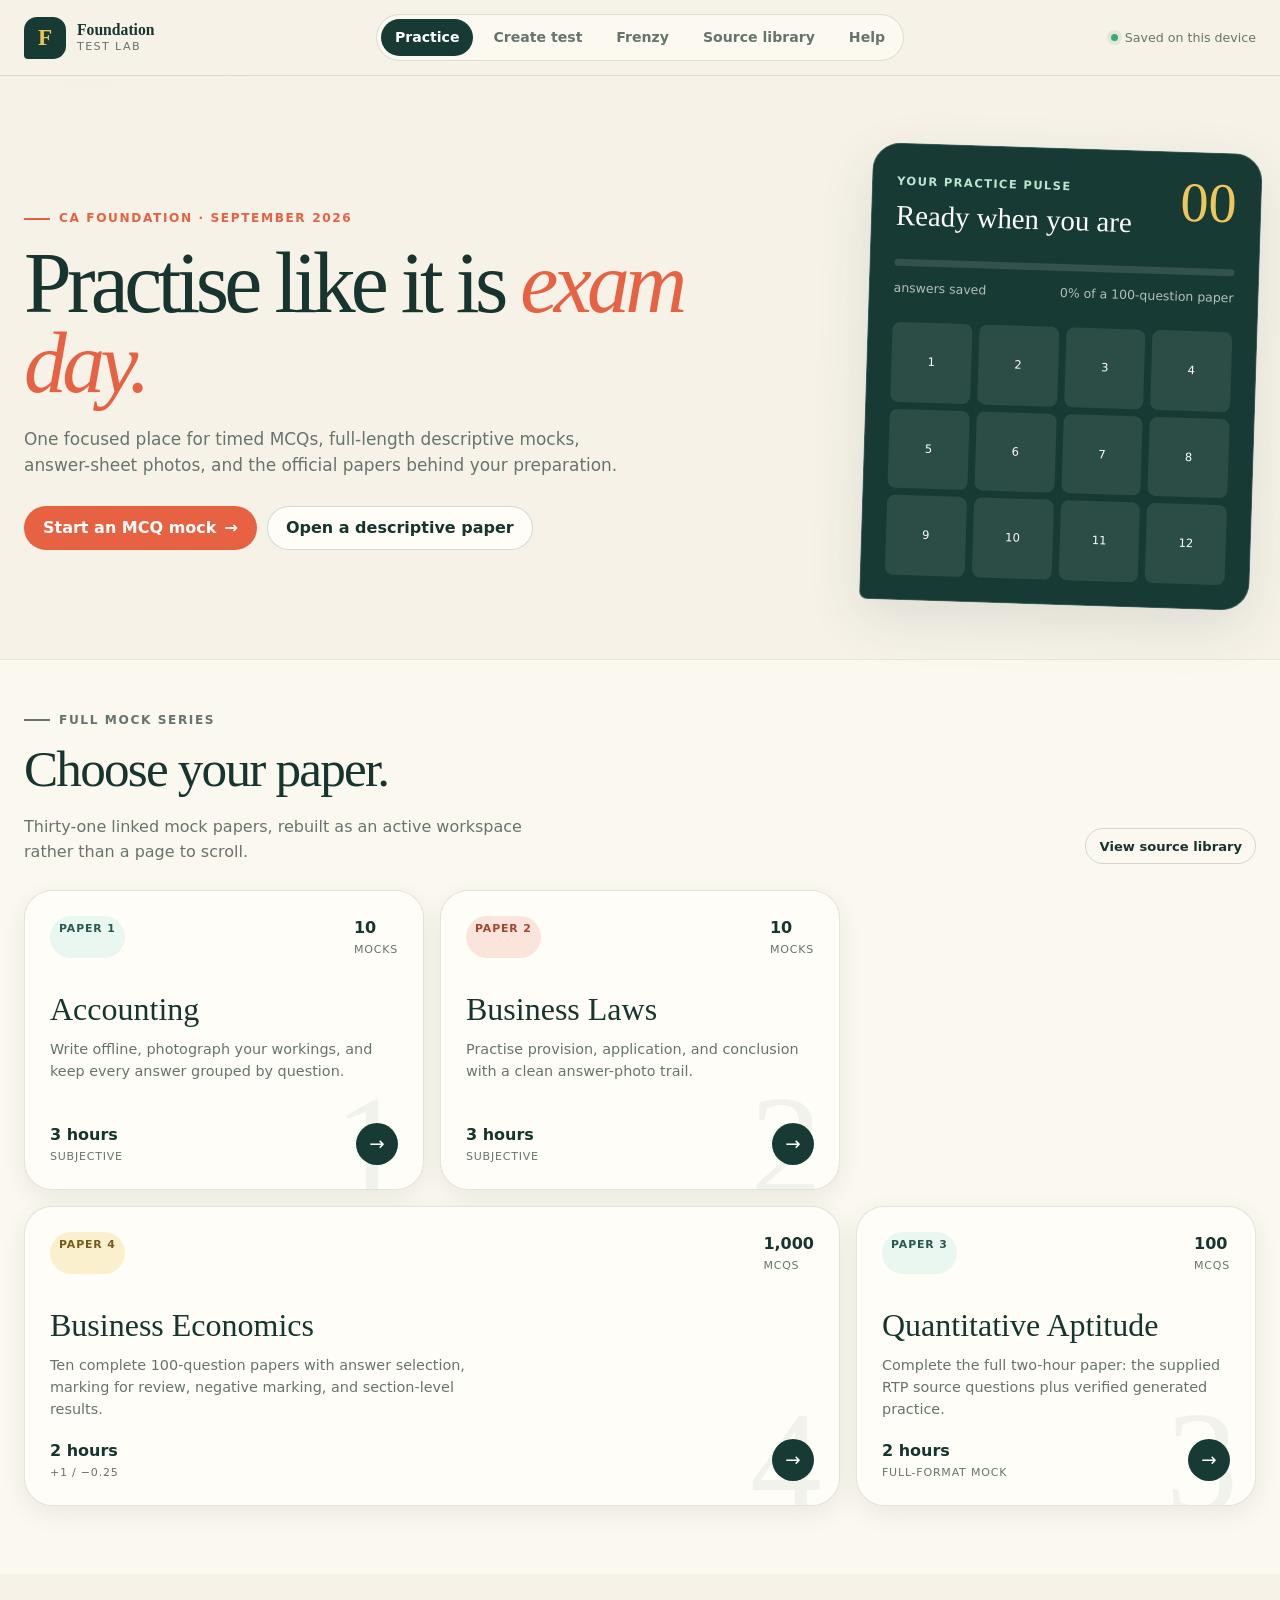
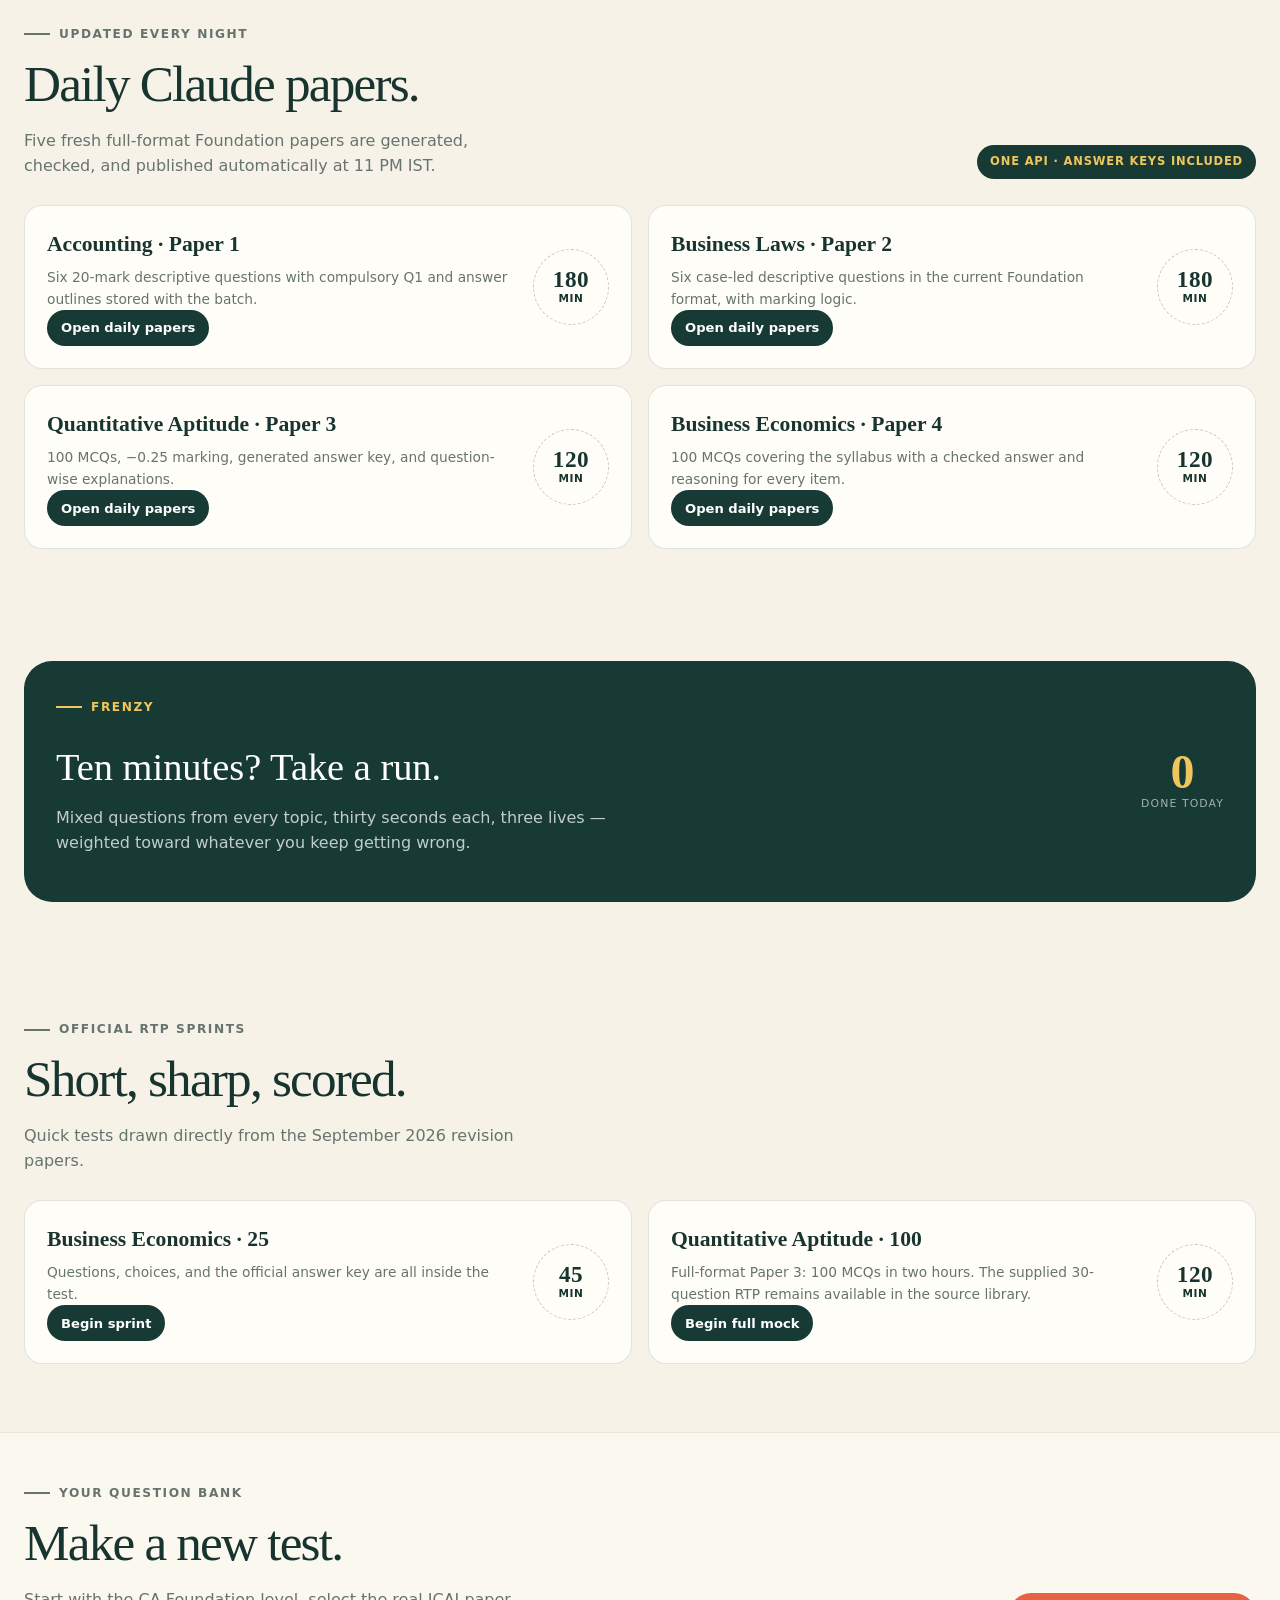
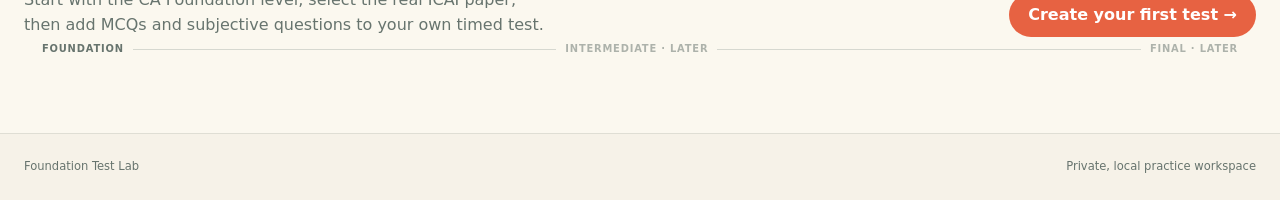
<file: index.html>
<!doctype html>
<html lang="en">
<head>
  <meta charset="utf-8">
  <meta name="viewport" content="width=device-width, initial-scale=1">
  <meta name="theme-color" content="#173a34">
  <meta name="description" content="An interactive CA Foundation practice environment for Accounting, Business Laws, Quantitative Aptitude and Business Economics.">
  <title>Foundation Test Lab</title>
  <link rel="icon" href="data:image/svg+xml,%3Csvg xmlns='http://www.w3.org/2000/svg' viewBox='0 0 64 64'%3E%3Crect width='64' height='64' rx='16' fill='%23173a34'/%3E%3Ctext x='32' y='45' font-family='Georgia,serif' font-size='38' font-weight='700' fill='%23f4b942' text-anchor='middle'%3EF%3C/text%3E%3C/svg%3E">
  <link rel="stylesheet" href="styles.css">
</head>
<body>
  <a class="skip-link" href="#app">Skip to content</a>
  <header class="site-header">
    <a class="brand" href="#home" aria-label="Foundation Test Lab home">
      <span class="brand-mark" aria-hidden="true">F</span>
      <span class="brand-copy"><b>Foundation</b><small>Test Lab</small></span>
    </a>
    <nav class="main-nav" aria-label="Main navigation">
      <a href="#home" data-nav="home">Practice</a>
      <a href="#create" data-nav="create">Create test</a>
      <a href="#frenzy" data-nav="frenzy">Frenzy</a>
      <a href="#library" data-nav="library">Source library</a>
      <a href="#help" data-nav="help">Help</a>
    </nav>
    <div class="header-status"><span class="status-dot" aria-hidden="true"></span> Saved on this device</div>
  </header>

  <main id="app" tabindex="-1"></main>

  <footer class="site-footer">
    <span>Foundation Test Lab</span>
    <span>Private, local practice workspace</span>
  </footer>

  <p class="sr-only" id="live-region" role="status" aria-live="polite" aria-atomic="true"></p>
  <div class="toast-region" id="toast-region" aria-live="polite" aria-atomic="true"></div>
  <div class="modal-backdrop" id="modal-backdrop" hidden>
    <section class="modal" role="dialog" aria-modal="true" aria-labelledby="modal-title">
      <button class="icon-button modal-close" type="button" aria-label="Close dialog">×</button>
      <div id="modal-content"></div>
    </section>
  </div>

  <noscript>
    <div class="noscript">This practice lab needs JavaScript enabled to save answers and run tests.</div>
  </noscript>
  <script src="app.js" defer></script>
</body>
</html>
</file>
<file: styles.css>
:root {
  --paper: #f6f2e8;
  --paper-2: #fffdf7;
  --ink: #18342f;
  --muted: #67746e;
  --line: #d9ddd4;
  --forest: #173a34;
  --forest-2: #28584f;
  --coral: #e76242;
  --coral-soft: #fbe4db;
  --mint: #bce5d1;
  --mint-soft: #eaf6f0;
  --gold: #eec65d;
  --gold-soft: #fbf0cd;
  --blue: #547db5;
  --danger: #b73f3f;
  --success: #28765c;
  --shadow: 0 18px 55px rgba(24, 52, 47, .11);
  --shadow-sm: 0 8px 24px rgba(24, 52, 47, .08);
  --radius-lg: 28px;
  --radius-md: 18px;
  --radius-sm: 11px;
  --max: 1240px;
}

* { box-sizing: border-box; }

html { scroll-behavior: smooth; }

body {
  margin: 0;
  min-width: 320px;
  color: var(--ink);
  background:
    radial-gradient(circle at 7% -10%, rgba(238, 198, 93, .22), transparent 28rem),
    var(--paper);
  font-family: "Aptos", "Segoe UI", system-ui, -apple-system, sans-serif;
  line-height: 1.55;
}

body.exam-active { background: #eef1ec; }

button, input, textarea { font: inherit; }

button, a { -webkit-tap-highlight-color: transparent; }

a { color: inherit; }

button { color: inherit; }

img { display: block; max-width: 100%; }

.skip-link {
  position: fixed;
  left: 12px;
  top: 10px;
  z-index: 99;
  transform: translateY(-160%);
  border-radius: 8px;
  padding: 9px 14px;
  background: var(--paper-2);
  color: var(--ink);
}

.skip-link:focus { transform: none; }

.site-header {
  position: sticky;
  top: 0;
  z-index: 30;
  display: grid;
  grid-template-columns: 1fr auto 1fr;
  align-items: center;
  min-height: 76px;
  padding: 10px max(24px, calc((100vw - var(--max)) / 2));
  border-bottom: 1px solid rgba(24, 52, 47, .12);
  background: rgba(246, 242, 232, .92);
  backdrop-filter: blur(18px);
}

.brand {
  display: inline-flex;
  width: max-content;
  align-items: center;
  gap: 11px;
  color: var(--ink);
  text-decoration: none;
}

.brand-mark {
  display: grid;
  width: 42px;
  height: 42px;
  place-items: center;
  border-radius: 13px 13px 13px 4px;
  background: var(--forest);
  color: var(--gold);
  font-family: Georgia, serif;
  font-size: 1.45rem;
  font-weight: 700;
}

.brand-copy { display: grid; line-height: 1.05; }
.brand-copy b { font-family: Georgia, serif; font-size: .98rem; }
.brand-copy small { margin-top: 3px; color: var(--muted); font-size: .7rem; letter-spacing: .12em; text-transform: uppercase; }

.main-nav {
  display: inline-flex;
  align-items: center;
  gap: 6px;
  border: 1px solid rgba(24, 52, 47, .14);
  border-radius: 999px;
  padding: 4px;
  background: rgba(255, 253, 247, .58);
}

.main-nav a {
  border-radius: 999px;
  padding: 8px 14px;
  color: var(--muted);
  font-size: .88rem;
  font-weight: 650;
  text-decoration: none;
  white-space: nowrap;
}

.main-nav a.active { background: var(--forest); color: #fff; }

.header-status {
  justify-self: end;
  display: inline-flex;
  align-items: center;
  gap: 7px;
  color: var(--muted);
  font-size: .79rem;
}

.status-dot { width: 7px; height: 7px; border-radius: 50%; background: #3aa77f; box-shadow: 0 0 0 4px rgba(58, 167, 127, .12); }

#app { min-height: calc(100vh - 148px); }

.page-shell { width: min(var(--max), calc(100% - 48px)); margin: 0 auto; }

.hero {
  position: relative;
  display: grid;
  grid-template-columns: 1.2fr .8fr;
  gap: 52px;
  align-items: center;
  min-height: 470px;
  padding: 72px 0 54px;
}

.hero::after {
  content: "";
  position: absolute;
  right: 9%;
  top: 13%;
  width: 210px;
  height: 210px;
  border: 1px solid rgba(24, 52, 47, .15);
  border-radius: 50%;
  pointer-events: none;
}

.eyebrow {
  display: inline-flex;
  align-items: center;
  gap: 9px;
  margin: 0 0 16px;
  color: var(--coral);
  font-size: .76rem;
  font-weight: 800;
  letter-spacing: .13em;
  text-transform: uppercase;
}

.eyebrow::before { content: ""; width: 26px; height: 2px; background: currentColor; }

h1, h2, h3, p { margin-top: 0; }

.hero h1 {
  max-width: 780px;
  margin-bottom: 22px;
  font-family: Georgia, "Times New Roman", serif;
  font-size: clamp(3rem, 6.7vw, 6.1rem);
  font-weight: 500;
  letter-spacing: -.055em;
  line-height: .93;
}

.hero h1 em { color: var(--coral); font-weight: 500; }

.hero-copy > p:not(.eyebrow) { max-width: 620px; margin-bottom: 28px; color: var(--muted); font-size: 1.06rem; }

.hero-actions, .inline-actions, .result-actions { display: flex; flex-wrap: wrap; gap: 10px; align-items: center; }

.button {
  display: inline-flex;
  min-height: 44px;
  align-items: center;
  justify-content: center;
  gap: 8px;
  border: 1px solid transparent;
  border-radius: 999px;
  padding: 10px 18px;
  background: var(--forest);
  color: #fff;
  cursor: pointer;
  font-weight: 750;
  line-height: 1;
  text-decoration: none;
  transition: transform .18s ease, box-shadow .18s ease, background .18s ease;
}

.button:hover { transform: translateY(-1px); box-shadow: var(--shadow-sm); }
:where(a, button, input, select, textarea, summary, label.button, [tabindex]):focus-visible { outline: 3px solid #2f6df0; outline-offset: 2px; border-radius: 6px; }
.exam-sidebar :focus-visible, #pause-overlay :focus-visible { outline-color: #ffd76a; }
[tabindex="-1"]:focus { outline: none; }
.button.secondary { border-color: rgba(24, 52, 47, .18); background: var(--paper-2); color: var(--ink); }
.button.coral { background: var(--coral); }
.button.ghost { border-color: rgba(24, 52, 47, .17); background: transparent; color: var(--ink); }
.button.small { min-height: 36px; padding: 7px 13px; font-size: .82rem; }
.button[disabled] { opacity: .45; cursor: not-allowed; transform: none; box-shadow: none; }

.hero-board {
  position: relative;
  z-index: 1;
  justify-self: end;
  width: min(100%, 390px);
  border: 1px solid rgba(255,255,255,.2);
  border-radius: var(--radius-lg) var(--radius-lg) var(--radius-lg) 8px;
  padding: 24px;
  background: var(--forest);
  color: #fff;
  box-shadow: var(--shadow);
  transform: rotate(1.8deg);
}

.board-top { display: flex; justify-content: space-between; gap: 16px; align-items: start; }
.board-kicker { color: var(--mint); font-size: .72rem; font-weight: 800; letter-spacing: .12em; text-transform: uppercase; }
.board-top h2 { margin: 7px 0 0; font-family: Georgia, serif; font-size: 1.8rem; font-weight: 500; line-height: 1.1; }
.board-number { color: var(--gold); font-family: Georgia, serif; font-size: 3.5rem; line-height: .9; }
.board-progress { height: 7px; margin: 28px 0 12px; overflow: hidden; border-radius: 999px; background: rgba(255,255,255,.12); }
.board-progress > span { display: block; height: 100%; border-radius: inherit; background: var(--gold); }
.board-meta { display: flex; justify-content: space-between; color: rgba(255,255,255,.67); font-size: .78rem; }
.board-grid { display: grid; grid-template-columns: repeat(4, 1fr); gap: 7px; margin-top: 24px; }
.board-grid span { display: grid; aspect-ratio: 1; place-items: center; border-radius: 8px; background: rgba(255,255,255,.09); font-size: .72rem; }
.board-grid span.done { background: var(--mint); color: var(--forest); font-weight: 800; }
.board-grid span.flag { background: var(--gold); color: var(--forest); font-weight: 800; }

.section { padding: 44px 0 68px; }
.section.alt { border-top: 1px solid rgba(24, 52, 47, .09); background: rgba(255, 253, 247, .48); }
.section-heading { display: flex; justify-content: space-between; gap: 28px; align-items: end; margin-bottom: 26px; }
.section-heading h2 { margin-bottom: 6px; font-family: Georgia, serif; font-size: clamp(2rem, 4vw, 3.35rem); font-weight: 500; letter-spacing: -.035em; }
.section-heading p { max-width: 520px; margin-bottom: 0; color: var(--muted); }

.subject-grid { display: grid; grid-template-columns: repeat(12, 1fr); gap: 16px; }
.subject-card {
  position: relative;
  grid-column: span 4;
  min-height: 300px;
  overflow: hidden;
  border: 1px solid rgba(24, 52, 47, .12);
  border-radius: var(--radius-lg);
  padding: 25px;
  background: var(--paper-2);
  box-shadow: var(--shadow-sm);
}
.subject-card.wide { grid-column: span 8; }
.subject-card::after { content: attr(data-number); position: absolute; right: 17px; bottom: -30px; color: rgba(24,52,47,.055); font-family: Georgia, serif; font-size: 9rem; line-height: 1; }
.subject-card .card-top { display: flex; justify-content: space-between; gap: 12px; }
.paper-chip { display: inline-flex; border-radius: 999px; padding: 5px 9px; background: var(--mint-soft); color: var(--forest-2); font-size: .68rem; font-weight: 800; letter-spacing: .08em; text-transform: uppercase; }
.subject-card:nth-child(2) .paper-chip { background: var(--coral-soft); color: #a3442e; }
.subject-card:nth-child(3) .paper-chip { background: var(--gold-soft); color: #755c19; }
.subject-card h3 { max-width: 370px; margin: 34px 0 10px; font-family: Georgia, serif; font-size: 2rem; font-weight: 500; line-height: 1.1; }
.subject-card p { max-width: 460px; color: var(--muted); font-size: .9rem; }
.card-footer { position: absolute; z-index: 1; left: 25px; right: 25px; bottom: 24px; display: flex; justify-content: space-between; gap: 10px; align-items: center; }
.card-stat { display: grid; color: var(--muted); font-size: .69rem; text-transform: uppercase; letter-spacing: .07em; }
.card-stat b { color: var(--ink); font-size: 1rem; letter-spacing: 0; text-transform: none; }
.round-arrow { display: grid; width: 42px; height: 42px; place-items: center; border: 0; border-radius: 50%; background: var(--forest); color: #fff; cursor: pointer; font-size: 1.15rem; }

.sprint-row { display: grid; grid-template-columns: 1fr 1fr; gap: 16px; }
.sprint-card { display: grid; grid-template-columns: 1fr auto; gap: 22px; align-items: center; border: 1px solid rgba(24,52,47,.12); border-radius: var(--radius-md); padding: 22px; background: var(--paper-2); }
.sprint-card h3 { margin-bottom: 6px; font-family: Georgia, serif; font-size: 1.35rem; }
.sprint-card p { margin: 0; color: var(--muted); font-size: .86rem; }
.sprint-badge { display: grid; width: 76px; height: 76px; place-items: center; border: 1px dashed rgba(24,52,47,.28); border-radius: 50%; text-align: center; font-size: .66rem; font-weight: 750; letter-spacing: .05em; text-transform: uppercase; }
.sprint-badge b { display: block; font-family: Georgia, serif; font-size: 1.45rem; line-height: .95; }

.picker-page { padding: 58px 0 80px; }
.back-link { display: inline-flex; align-items: center; gap: 7px; margin-bottom: 28px; border: 0; padding: 0; background: none; color: var(--muted); cursor: pointer; font-weight: 700; }
.picker-head { display: grid; grid-template-columns: 1fr auto; gap: 30px; align-items: end; margin-bottom: 34px; }
.picker-head h1 { margin-bottom: 9px; font-family: Georgia, serif; font-size: clamp(2.5rem, 5vw, 4.7rem); font-weight: 500; letter-spacing: -.045em; line-height: .98; }
.picker-head p { max-width: 700px; margin: 0; color: var(--muted); }
.subject-seal { display: grid; width: 105px; height: 105px; place-items: center; border-radius: 50%; background: var(--forest); color: var(--gold); font-family: Georgia, serif; font-size: 2.3rem; }
.paper-grid { display: grid; grid-template-columns: repeat(5, 1fr); gap: 13px; }
.paper-tile { position: relative; min-height: 180px; border: 1px solid rgba(24,52,47,.13); border-radius: var(--radius-md); padding: 18px; background: var(--paper-2); cursor: pointer; text-align: left; transition: transform .18s ease, box-shadow .18s ease, border .18s ease; }
.paper-tile:hover { transform: translateY(-3px); border-color: rgba(24,52,47,.34); box-shadow: var(--shadow-sm); }
.paper-tile-number { color: var(--coral); font-family: Georgia, serif; font-size: 2.4rem; line-height: 1; }
.paper-tile h3 { margin: 38px 0 3px; font-size: .9rem; }
.paper-tile p { margin: 0; color: var(--muted); font-size: .76rem; }
.paper-tile .resume-label { position: absolute; right: 12px; top: 12px; border-radius: 999px; padding: 4px 7px; background: var(--gold-soft); color: #6f5615; font-size: .61rem; font-weight: 800; text-transform: uppercase; }

.exam-shell { display: grid; grid-template-columns: 250px minmax(0, 1fr); min-height: calc(100vh - 77px); }
.exam-sidebar { position: sticky; top: 76px; height: calc(100vh - 76px); overflow-y: auto; border-right: 1px solid rgba(24,52,47,.12); padding: 24px 19px; background: var(--forest); color: #fff; }
.exam-sidebar .back-link { color: rgba(255,255,255,.7); }
.exam-label { color: var(--mint); font-size: .66rem; font-weight: 850; letter-spacing: .12em; text-transform: uppercase; }
.exam-sidebar h2 { margin: 7px 0 18px; font-family: Georgia, serif; font-size: 1.35rem; font-weight: 500; line-height: 1.12; }
.timer { display: flex; justify-content: space-between; align-items: center; border-top: 1px solid rgba(255,255,255,.14); border-bottom: 1px solid rgba(255,255,255,.14); padding: 14px 0; }
.timer span { color: rgba(255,255,255,.6); font-size: .68rem; text-transform: uppercase; letter-spacing: .08em; }
.timer strong { color: var(--gold); font-variant-numeric: tabular-nums; font-size: 1.08rem; }
.exam-progress { margin: 18px 0 10px; }
.exam-progress-line { height: 6px; overflow: hidden; border-radius: 99px; background: rgba(255,255,255,.1); }
.exam-progress-line span { display: block; height: 100%; border-radius: inherit; background: var(--mint); transition: width .2s ease; }
.exam-progress-copy { display: flex; justify-content: space-between; margin-top: 7px; color: rgba(255,255,255,.58); font-size: .68rem; }
.palette { display: grid; grid-template-columns: repeat(5, 1fr); gap: 6px; margin: 22px 0; }
.question-dot { display: grid; aspect-ratio: 1; place-items: center; border: 1px solid rgba(255,255,255,.16); border-radius: 8px; background: rgba(255,255,255,.06); color: rgba(255,255,255,.78); cursor: pointer; font-size: .69rem; }
.question-dot.answered { background: var(--mint); color: var(--forest); font-weight: 850; }
.question-dot.flagged { background: var(--gold); color: var(--forest); font-weight: 850; }
.question-dot.current { outline: 2px solid #fff; outline-offset: 2px; }
.question-dot.correct { background: #71d5ae; color: #12352c; }
.question-dot.wrong { background: #ed876d; color: #42160c; }
.palette-legend { display: grid; gap: 7px; margin: 18px 0; color: rgba(255,255,255,.63); font-size: .68rem; }
.legend-row { display: flex; gap: 8px; align-items: center; }
.legend-swatch { width: 9px; height: 9px; border-radius: 3px; background: rgba(255,255,255,.14); }
.legend-swatch.done { background: var(--mint); }
.legend-swatch.review { background: var(--gold); }
.sidebar-bottom { display: grid; gap: 8px; margin-top: 18px; }
.sidebar-bottom .button { width: 100%; }
.sidebar-note { margin-top: 15px; color: rgba(255,255,255,.48); font-size: .69rem; line-height: 1.45; }

.exam-main { min-width: 0; padding: 34px clamp(22px, 5vw, 76px) 70px; }
.exam-main-inner { width: min(850px, 100%); margin: 0 auto; }
.question-meta { display: flex; justify-content: space-between; gap: 18px; align-items: center; margin-bottom: 22px; color: var(--muted); font-size: .75rem; font-weight: 750; letter-spacing: .04em; text-transform: uppercase; }
.question-card { border: 1px solid rgba(24,52,47,.12); border-radius: var(--radius-lg); padding: clamp(24px, 5vw, 46px); background: var(--paper-2); box-shadow: var(--shadow-sm); }
.question-number { display: grid; width: 48px; height: 48px; place-items: center; margin-bottom: 26px; border-radius: 14px 14px 14px 4px; background: var(--coral); color: #fff; font-family: Georgia, serif; font-size: 1.4rem; }
.question-text { margin-bottom: 28px; font-family: Georgia, serif; font-size: clamp(1.35rem, 2.6vw, 2rem); font-weight: 500; line-height: 1.32; }
.options { display: grid; gap: 10px; }
.option { display: grid; grid-template-columns: 34px minmax(0,1fr); gap: 13px; align-items: center; width: 100%; border: 1px solid var(--line); border-radius: 14px; padding: 13px 15px; background: #fff; cursor: pointer; text-align: left; transition: border .15s ease, background .15s ease, transform .15s ease; }
.option:hover { border-color: var(--forest-2); transform: translateX(2px); }
.option-letter { display: grid; width: 30px; height: 30px; place-items: center; border-radius: 9px; background: #eef0eb; color: var(--muted); font-size: .78rem; font-weight: 850; text-transform: uppercase; }
.option.selected { border-color: var(--forest); background: var(--mint-soft); }
.option.selected .option-letter { background: var(--forest); color: #fff; }
.option.correct { border-color: var(--success); background: #e4f5ec; }
.option.correct .option-letter { background: var(--success); color: #fff; }
.option.wrong { border-color: var(--danger); background: #fce9e5; }
.option.wrong .option-letter { background: var(--danger); color: #fff; }
.review-note { margin-top: 15px; border-left: 3px solid var(--success); padding: 9px 12px; background: var(--mint-soft); color: var(--success); font-size: .84rem; }
.exam-controls { display: flex; justify-content: space-between; gap: 12px; margin-top: 18px; }
.exam-controls-group { display: flex; gap: 8px; }
.source-assist { margin-bottom: 18px; border: 1px solid rgba(24,52,47,.13); border-radius: var(--radius-md); padding: 15px; background: var(--gold-soft); }
.source-assist strong { display: block; margin-bottom: 3px; }
.source-assist p { margin: 0 0 10px; color: #6c5a2a; font-size: .82rem; }

.subjective-main { padding: 32px clamp(18px, 4vw, 52px) 70px; }
.subjective-inner { width: min(980px, 100%); margin: 0 auto; }
.subjective-banner { display: flex; justify-content: space-between; gap: 22px; align-items: center; margin-bottom: 20px; border-radius: var(--radius-md); padding: 18px 20px; background: var(--gold-soft); }
.subjective-banner p { margin: 0; color: #675628; font-size: .83rem; }
.attempt-count { flex: 0 0 auto; border-radius: 999px; padding: 7px 12px; background: var(--paper-2); font-size: .74rem; font-weight: 800; }
.subjective-question { margin-bottom: 15px; border: 1px solid rgba(24,52,47,.12); border-radius: var(--radius-md); background: var(--paper-2); box-shadow: var(--shadow-sm); }
.subjective-question > summary { display: flex; gap: 12px; align-items: center; cursor: pointer; list-style: none; padding: 18px 20px; }
.subjective-question > summary::-webkit-details-marker { display: none; }
.subjective-question > summary::after { content: "+"; margin-left: auto; color: var(--muted); font-size: 1.35rem; }
.subjective-question[open] > summary::after { content: "−"; }
.summary-number { display: grid; width: 38px; height: 38px; place-items: center; border-radius: 11px; background: var(--forest); color: #fff; font-family: Georgia, serif; font-size: 1.1rem; }
.summary-copy { display: grid; }
.summary-copy strong { line-height: 1.2; }
.summary-copy small { color: var(--muted); }
.attempt-toggle { margin-left: auto; border: 1px solid rgba(24,52,47,.16); border-radius: 999px; padding: 6px 10px; background: transparent; cursor: pointer; font-size: .7rem; font-weight: 800; }
.attempt-toggle.selected { border-color: var(--success); background: var(--mint-soft); color: var(--success); }
.subjective-question[open] > summary .attempt-toggle { margin-left: auto; }
.subjective-body { border-top: 1px solid rgba(24,52,47,.1); padding: 10px clamp(18px,4vw,32px) 28px; }
.question-source { font-family: Georgia, serif; font-size: 1rem; line-height: 1.62; }
.question-source .bigq-head { display: none; }
.question-source .part { display: grid; grid-template-columns: 34px minmax(0,1fr); gap: 8px; padding: 18px 0; border-bottom: 1px solid var(--line); }
.question-source .part:last-child { border-bottom: 0; }
.question-source .part-l { color: var(--coral); font-weight: 800; }
.question-source .part-t { margin-bottom: 8px; }
.question-source .marks { display: block; margin-top: 9px; color: var(--muted); font-family: "Aptos", "Segoe UI", sans-serif; font-size: .76rem; font-weight: 700; }
.question-source .after { margin: 10px 0 0; font-weight: 650; }
.question-source .roman, .question-source .subalt { padding-left: 22px; }
.question-source li { margin: 6px 0; }
.tbl-scroll { overflow-x: auto; margin: 14px 0; }
table.data { width: 100%; min-width: 560px; border-collapse: collapse; font-family: "Aptos", "Segoe UI", sans-serif; font-size: .78rem; }
table.data th, table.data td { border: 1px solid var(--line); padding: 8px; text-align: left; }
table.data th { background: #edf1eb; }
.answer-desk { margin-top: 22px; border: 1px solid rgba(24,52,47,.12); border-radius: 16px; padding: 18px; background: #f4f7f2; }
.answer-desk-head { display: flex; justify-content: space-between; gap: 12px; align-items: start; margin-bottom: 14px; }
.answer-desk h4 { margin: 0 0 2px; font-size: .93rem; }
.answer-desk p { margin: 0; color: var(--muted); font-size: .75rem; }
.upload-button { position: relative; overflow: hidden; }
.upload-button input { position: absolute; inset: 0; opacity: 0; cursor: pointer; }
.photo-grid { display: grid; grid-template-columns: repeat(auto-fill, minmax(132px, 1fr)); gap: 10px; margin-top: 14px; }
.photo-card { position: relative; overflow: hidden; border: 1px solid var(--line); border-radius: 12px; background: #fff; }
.photo-card img { width: 100%; height: 108px; object-fit: cover; background: #e8ebe6; }
.photo-file { overflow: hidden; padding: 8px 34px 8px 9px; color: var(--muted); font-size: .66rem; text-overflow: ellipsis; white-space: nowrap; }
.photo-delete { position: absolute; right: 5px; bottom: 5px; display: grid; width: 26px; height: 26px; place-items: center; border: 0; border-radius: 8px; background: var(--coral-soft); color: var(--danger); cursor: pointer; }
.empty-uploads { border: 1px dashed rgba(24,52,47,.2); border-radius: 11px; padding: 17px; color: var(--muted); font-size: .75rem; text-align: center; }
.answer-note { width: 100%; min-height: 82px; margin-top: 12px; resize: vertical; border: 1px solid var(--line); border-radius: 11px; padding: 10px 12px; background: #fff; color: var(--ink); }
.subjective-actions { position: sticky; bottom: 14px; z-index: 12; display: flex; justify-content: space-between; gap: 14px; align-items: center; margin-top: 24px; border: 1px solid rgba(24,52,47,.13); border-radius: 18px; padding: 12px 14px; background: rgba(255,253,247,.95); box-shadow: var(--shadow); backdrop-filter: blur(12px); }

.results-page { padding: 66px 0 90px; }
.result-hero { display: grid; grid-template-columns: auto 1fr; gap: 34px; align-items: center; margin-bottom: 28px; border-radius: var(--radius-lg); padding: clamp(26px,5vw,50px); background: var(--forest); color: #fff; box-shadow: var(--shadow); }
.score-ring { --score: 50; display: grid; width: 158px; aspect-ratio: 1; place-items: center; border-radius: 50%; background: conic-gradient(var(--gold) calc(var(--score) * 1%), rgba(255,255,255,.12) 0); }
.score-ring-inner { display: grid; width: 124px; aspect-ratio: 1; place-items: center; border-radius: 50%; background: var(--forest); text-align: center; }
.score-ring b { display: block; font-family: Georgia, serif; font-size: 2.1rem; font-weight: 500; line-height: 1; }
.score-ring small { color: rgba(255,255,255,.58); }
.result-hero h1 { margin-bottom: 8px; font-family: Georgia, serif; font-size: clamp(2.3rem,5vw,4.3rem); font-weight: 500; line-height: 1; }
.result-hero p { max-width: 650px; color: rgba(255,255,255,.66); }
.result-grid { display: grid; grid-template-columns: repeat(4, 1fr); gap: 12px; margin-bottom: 26px; }
.result-stat { border: 1px solid rgba(24,52,47,.12); border-radius: var(--radius-md); padding: 20px; background: var(--paper-2); }
.result-stat span { display: block; color: var(--muted); font-size: .72rem; font-weight: 750; text-transform: uppercase; letter-spacing: .07em; }
.result-stat b { display: block; margin-top: 8px; font-family: Georgia, serif; font-size: 2rem; font-weight: 500; }
.result-stat.correct b { color: var(--success); }
.result-stat.wrong b { color: var(--danger); }
.result-breakdown { border: 1px solid rgba(24,52,47,.12); border-radius: var(--radius-md); padding: 23px; background: var(--paper-2); }
.result-breakdown h2 { font-family: Georgia, serif; font-weight: 500; }
.breakdown-row { display: grid; grid-template-columns: 210px 1fr 60px; gap: 12px; align-items: center; margin: 12px 0; font-size: .8rem; }
.breakdown-track { height: 8px; overflow: hidden; border-radius: 999px; background: #e8ebe5; }
.breakdown-track span { display: block; height: 100%; border-radius: inherit; background: var(--forest-2); }
.breakdown-row b { text-align: right; }

.library-page { padding: 62px 0 86px; }
.library-head { display: grid; grid-template-columns: 1fr auto; gap: 28px; align-items: end; margin-bottom: 34px; }
.library-head h1 { margin-bottom: 10px; font-family: Georgia, serif; font-size: clamp(2.8rem,6vw,5.4rem); font-weight: 500; letter-spacing: -.05em; line-height: .92; }
.library-head p { max-width: 690px; margin: 0; color: var(--muted); }
.library-count { color: var(--coral); font-family: Georgia, serif; font-size: 4rem; line-height: 1; }
.resource-grid { display: grid; grid-template-columns: repeat(2, 1fr); gap: 14px; }
.resource-card { display: grid; grid-template-columns: auto minmax(0,1fr) auto; gap: 16px; align-items: center; border: 1px solid rgba(24,52,47,.12); border-radius: var(--radius-md); padding: 18px; background: var(--paper-2); box-shadow: var(--shadow-sm); }
.resource-icon { display: grid; width: 48px; height: 56px; place-items: center; border-radius: 10px 10px 10px 3px; background: var(--coral-soft); color: var(--coral); font-size: .69rem; font-weight: 850; }
.resource-card h2 { margin: 0 0 4px; font-family: Georgia, serif; font-size: 1.08rem; font-weight: 500; }
.resource-card p { margin: 0; color: var(--muted); font-size: .74rem; }
.resource-meta { display: flex; flex-wrap: wrap; gap: 6px; margin-top: 8px; }
.resource-meta span { border-radius: 999px; padding: 3px 7px; background: #eff1ec; color: var(--muted); font-size: .62rem; font-weight: 750; text-transform: uppercase; }
.source-note { margin-top: 28px; border-left: 3px solid var(--gold); padding: 11px 16px; color: var(--muted); font-size: .8rem; }

.create-page { padding: 58px 0 90px; }
.create-hero { display: grid; grid-template-columns: 1fr auto; gap: 34px; align-items: end; margin-bottom: 36px; }
.create-hero h1 { max-width: 850px; margin-bottom: 10px; font-family: Georgia, serif; font-size: clamp(2.8rem, 6vw, 5.5rem); font-weight: 500; letter-spacing: -.05em; line-height: .94; }
.create-hero p:not(.eyebrow) { max-width: 730px; margin: 0; color: var(--muted); }
.scheme-badge { display: grid; width: 116px; aspect-ratio: 1; place-items: center; border: 1px dashed rgba(24,52,47,.28); border-radius: 50%; color: var(--forest); text-align: center; font-size: .65rem; font-weight: 800; letter-spacing: .05em; text-transform: uppercase; }
.scheme-badge b { display: block; font-family: Georgia, serif; font-size: 1.5rem; font-weight: 500; letter-spacing: 0; text-transform: none; }
.level-path { display: grid; grid-template-columns: repeat(3, 1fr); gap: 14px; margin-bottom: 50px; }
.level-card { position: relative; min-height: 275px; overflow: hidden; border: 1px solid rgba(24,52,47,.13); border-radius: var(--radius-lg); padding: 23px; background: var(--paper-2); cursor: pointer; text-align: left; box-shadow: var(--shadow-sm); transition: transform .18s ease, border-color .18s ease; }
.level-card:hover { transform: translateY(-3px); border-color: var(--forest-2); }
.level-step { display: inline-flex; align-items: center; gap: 7px; color: var(--coral); font-size: .68rem; font-weight: 850; letter-spacing: .1em; text-transform: uppercase; }
.level-step::before { content: ""; width: 20px; height: 2px; background: currentColor; }
.level-card h2 { margin: 31px 0 8px; font-family: Georgia, serif; font-size: 2rem; font-weight: 500; }
.level-card p { color: var(--muted); font-size: .82rem; }
.level-card-footer { position: absolute; left: 23px; right: 23px; bottom: 21px; display: flex; justify-content: space-between; align-items: end; gap: 12px; }
.level-card-footer span { color: var(--muted); font-size: .68rem; font-weight: 750; text-transform: uppercase; }
.level-card-footer b { display: block; color: var(--ink); font-size: 1rem; text-transform: none; }
.level-arrow { display: grid; width: 38px; height: 38px; place-items: center; border-radius: 50%; background: var(--forest); color: #fff; }
.journey-line { grid-column: 1 / -1; display: grid; grid-template-columns: auto 1fr auto 1fr auto; align-items: center; gap: 9px; margin: -22px 18px 8px; color: var(--muted); font-size: .62rem; font-weight: 800; letter-spacing: .08em; text-transform: uppercase; }
.journey-line i { height: 1px; background: rgba(24,52,47,.16); }
.journey-line .muted { opacity: .52; }
.source-badge { display: inline-flex; width: fit-content; border-radius: 999px; padding: 4px 8px; background: #edf1eb; color: var(--muted); font-size: .61rem; font-weight: 850; letter-spacing: .04em; text-transform: uppercase; }
.source-badge.generated { background: #fff1d7; color: #8a5b18; }
.source-badge.icai { background: #e5f0ed; color: #1d655a; }
.source-badge.coaching { background: #eee8f7; color: #654786; }
.question-source-fields { display: grid; grid-template-columns: minmax(150px, .8fr) minmax(180px, 1fr) minmax(180px, 1fr); gap: 10px; margin-top: 12px; }
.question-reasoning { margin-top: 10px; }
.verification-note { margin: 10px 0 0; border-radius: 9px; padding: 9px 11px; background: #fff5df; color: #795218; font-size: .7rem; }
.custom-question-source { display: flex; align-items: center; gap: 9px; margin: 0 0 13px; }
.custom-question-source a { color: var(--forest-2); font-size: .7rem; font-weight: 800; }
.custom-rationale { margin-top: 18px; border-top: 1px solid rgba(24,52,47,.12); padding-top: 13px; }
.custom-rationale summary { cursor: pointer; color: var(--forest-2); font-size: .74rem; font-weight: 850; }
.custom-rationale p { margin: 9px 0 5px; color: var(--muted); font-size: .82rem; line-height: 1.6; }
.custom-rationale small { color: var(--muted); font-size: .65rem; }
.bank-modal-list { display: grid; gap: 9px; max-height: 52vh; overflow: auto; margin: 15px 0; }
.bank-modal-item { display: flex; justify-content: space-between; align-items: center; gap: 15px; border: 1px solid rgba(24,52,47,.12); border-radius: 12px; padding: 13px; background: #fbfcf8; }
.bank-modal-item h3 { margin: 7px 0 5px; font-size: .86rem; font-weight: 750; }
.bank-modal-item p { margin: 0; color: var(--muted); font-size: .69rem; }
.saved-tests-head { display: flex; justify-content: space-between; gap: 22px; align-items: end; margin-bottom: 19px; }
.saved-tests-head h2 { margin-bottom: 4px; font-family: Georgia, serif; font-size: 2.2rem; font-weight: 500; }
.saved-tests-head p { margin: 0; color: var(--muted); font-size: .84rem; }
.custom-test-grid { display: grid; grid-template-columns: repeat(3, 1fr); gap: 13px; }
.custom-test-card { position: relative; min-height: 210px; border: 1px solid rgba(24,52,47,.12); border-radius: var(--radius-md); padding: 19px; background: var(--paper-2); box-shadow: var(--shadow-sm); }
.custom-test-card .paper-chip { margin-bottom: 22px; }
.custom-test-card h3 { margin-bottom: 5px; font-family: Georgia, serif; font-size: 1.25rem; font-weight: 500; line-height: 1.15; }
.custom-test-card p { margin: 0; color: var(--muted); font-size: .73rem; }
.custom-test-actions { position: absolute; left: 19px; right: 19px; bottom: 17px; display: flex; gap: 7px; }
.custom-test-actions .button { flex: 1; }
.more-button { display: grid; width: 36px; height: 36px; place-items: center; border: 1px solid var(--line); border-radius: 10px; background: #fff; cursor: pointer; }

.paper-select-page { padding: 54px 0 82px; }
.paper-select-head { display: grid; grid-template-columns: 1fr auto; gap: 28px; align-items: end; margin-bottom: 27px; }
.paper-select-head h1 { margin-bottom: 7px; font-family: Georgia, serif; font-size: clamp(2.5rem, 5vw, 4.6rem); font-weight: 500; letter-spacing: -.04em; }
.paper-select-head p { max-width: 700px; margin: 0; color: var(--muted); }
.level-pill { border-radius: 999px; padding: 8px 13px; background: var(--forest); color: var(--gold); font-size: .72rem; font-weight: 850; letter-spacing: .07em; text-transform: uppercase; }
.official-paper-grid { display: grid; grid-template-columns: repeat(3, 1fr); gap: 13px; }
.official-paper-card { display: grid; min-height: 225px; grid-template-rows: auto 1fr auto; border: 1px solid rgba(24,52,47,.13); border-radius: var(--radius-md); padding: 19px; background: var(--paper-2); cursor: pointer; text-align: left; transition: transform .18s ease, border-color .18s ease; }
.official-paper-card:hover { transform: translateY(-2px); border-color: var(--forest-2); }
.paper-code { display: flex; justify-content: space-between; gap: 10px; color: var(--coral); font-size: .68rem; font-weight: 850; letter-spacing: .08em; text-transform: uppercase; }
.official-paper-card h2 { align-self: center; margin: 18px 0; font-family: Georgia, serif; font-size: 1.45rem; font-weight: 500; line-height: 1.12; }
.pattern-tags { display: flex; flex-wrap: wrap; gap: 6px; }
.pattern-tags span { border-radius: 999px; padding: 4px 8px; background: #edf1eb; color: var(--muted); font-size: .62rem; font-weight: 750; }

.builder-page { padding: 45px 0 90px; }
.builder-head { display: flex; justify-content: space-between; gap: 22px; align-items: end; margin-bottom: 24px; }
.builder-head h1 { margin-bottom: 4px; font-family: Georgia, serif; font-size: clamp(2.3rem, 4.8vw, 4rem); font-weight: 500; letter-spacing: -.04em; }
.builder-head p { margin: 0; color: var(--muted); }
.builder-layout { display: grid; grid-template-columns: 300px minmax(0,1fr); gap: 17px; align-items: start; }
.builder-guide { position: sticky; top: 94px; border-radius: var(--radius-md); padding: 21px; background: var(--forest); color: #fff; box-shadow: var(--shadow-sm); }
.builder-guide .paper-chip { margin-bottom: 18px; }
.builder-guide h2 { margin-bottom: 9px; font-family: Georgia, serif; font-size: 1.45rem; font-weight: 500; line-height: 1.15; }
.builder-guide > p { color: rgba(255,255,255,.64); font-size: .77rem; }
.pattern-meter { display: flex; height: 12px; overflow: hidden; margin: 18px 0 8px; border-radius: 999px; background: rgba(255,255,255,.1); }
.pattern-meter .mcq { background: var(--gold); }
.pattern-meter .desc { background: var(--mint); }
.pattern-legend { display: flex; justify-content: space-between; gap: 8px; color: rgba(255,255,255,.62); font-size: .65rem; }
.guide-list { display: grid; gap: 9px; margin-top: 20px; padding-top: 17px; border-top: 1px solid rgba(255,255,255,.14); }
.guide-list div { display: flex; justify-content: space-between; gap: 12px; font-size: .7rem; }
.guide-list span { color: rgba(255,255,255,.58); }
.guide-list b { text-align: right; }
.guide-source { display: inline-block; margin-top: 19px; color: var(--mint); font-size: .67rem; }
.builder-workspace { min-width: 0; }
.builder-panel { margin-bottom: 14px; border: 1px solid rgba(24,52,47,.12); border-radius: var(--radius-md); padding: 21px; background: var(--paper-2); box-shadow: var(--shadow-sm); }
.builder-panel-title { display: flex; justify-content: space-between; gap: 14px; align-items: start; margin-bottom: 17px; }
.builder-panel-title h2 { margin-bottom: 3px; font-family: Georgia, serif; font-size: 1.35rem; font-weight: 500; }
.builder-panel-title p { margin: 0; color: var(--muted); font-size: .76rem; }
.field-grid { display: grid; grid-template-columns: 1fr 160px 150px; gap: 11px; }
.field { display: grid; gap: 5px; color: var(--muted); font-size: .69rem; font-weight: 750; letter-spacing: .04em; text-transform: uppercase; }
.field input, .field textarea, .field select { width: 100%; border: 1px solid var(--line); border-radius: 11px; padding: 10px 11px; background: #fff; color: var(--ink); font: inherit; font-size: .85rem; font-weight: 500; letter-spacing: 0; text-transform: none; }
.field textarea { min-height: 82px; resize: vertical; }
.field input:focus, .field textarea:focus, .field select:focus { outline: 3px solid rgba(84,125,181,.22); border-color: var(--blue); }
.question-builder-toolbar { display: flex; justify-content: space-between; gap: 14px; align-items: center; border: 1px dashed rgba(24,52,47,.2); border-radius: 15px; padding: 14px; }
.question-builder-toolbar p { margin: 0; color: var(--muted); font-size: .76rem; }
.question-builder-toolbar .inline-actions { flex: 0 0 auto; }
.format-callout { background: linear-gradient(135deg, rgba(255,247,235,.95), rgba(244,250,246,.95)); border-color: rgba(197,133,56,.28); }
.format-callout p { max-width: 760px; }
.section-pills { display: flex; flex-wrap: wrap; gap: 8px; margin-top: 10px; }
.section-pills span { border: 1px solid rgba(24,52,47,.14); border-radius: 999px; padding: 7px 10px; color: var(--ink); font-size: .72rem; background: rgba(255,255,255,.6); }
.builder-question { margin-top: 11px; border: 1px solid var(--line); border-radius: 15px; padding: 16px; background: #fbfcf9; }
.builder-question-head { display: flex; justify-content: space-between; gap: 12px; align-items: center; margin-bottom: 13px; }
.builder-question-id { display: flex; align-items: center; gap: 9px; }
.builder-question-id b { display: grid; width: 30px; height: 30px; place-items: center; border-radius: 9px; background: var(--forest); color: #fff; }
.builder-question-id span { color: var(--muted); font-size: .68rem; font-weight: 800; text-transform: uppercase; }
.question-fields { display: grid; grid-template-columns: 1fr 95px; gap: 10px; }
.option-editor { display: grid; grid-template-columns: repeat(2, 1fr); gap: 8px; margin-top: 10px; }
.option-field { display: grid; grid-template-columns: 31px 1fr; gap: 7px; align-items: center; }
.option-field > span { display: grid; width: 29px; height: 29px; place-items: center; border-radius: 8px; background: #e9ede7; color: var(--muted); font-size: .72rem; font-weight: 850; }
.option-field input { width: 100%; min-width: 0; border: 1px solid var(--line); border-radius: 9px; padding: 8px 9px; background: #fff; }
.correct-row { display: flex; gap: 9px; align-items: end; margin-top: 10px; }
.correct-row .field { width: 180px; }
.builder-summary { position: sticky; bottom: 14px; z-index: 15; display: flex; justify-content: space-between; gap: 16px; align-items: center; border: 1px solid rgba(24,52,47,.14); border-radius: 17px; padding: 12px 14px; background: rgba(255,253,247,.96); box-shadow: var(--shadow); backdrop-filter: blur(12px); }
.builder-summary strong { display: block; }
.builder-summary small { color: var(--muted); }
.validation-list { display: grid; gap: 5px; margin: 12px 0 0; padding: 0; list-style: none; color: var(--danger); font-size: .73rem; }

.custom-exam-question { margin-bottom: 14px; border: 1px solid rgba(24,52,47,.12); border-radius: var(--radius-md); background: var(--paper-2); box-shadow: var(--shadow-sm); }
.custom-exam-question > summary { display: flex; gap: 12px; align-items: center; padding: 16px 18px; cursor: pointer; list-style: none; }
.custom-exam-question > summary::-webkit-details-marker { display: none; }
.custom-exam-question > summary::after { content: "+"; margin-left: auto; color: var(--muted); font-size: 1.25rem; }
.custom-exam-question[open] > summary::after { content: "−"; }
.type-badge { border-radius: 999px; padding: 4px 8px; background: var(--gold-soft); color: #705719; font-size: .63rem; font-weight: 850; text-transform: uppercase; }
.type-badge.subjective { background: var(--mint-soft); color: var(--success); }
.custom-exam-body { border-top: 1px solid var(--line); padding: 22px; }
.custom-prompt { font-family: Georgia, serif; font-size: 1.25rem; line-height: 1.48; }
.custom-score-note { margin-top: 10px; color: var(--muted); font-size: .72rem; }

.loading-page { display: grid; min-height: calc(100vh - 150px); place-items: center; text-align: center; }
.loading-mark { width: 50px; height: 50px; margin: 0 auto 18px; border: 4px solid rgba(24,52,47,.12); border-top-color: var(--coral); border-radius: 50%; animation: spin .8s linear infinite; }
@keyframes spin { to { transform: rotate(360deg); } }

.empty-state { border: 1px dashed rgba(24,52,47,.22); border-radius: var(--radius-md); padding: 32px; text-align: center; }
.empty-state h2 { font-family: Georgia, serif; font-weight: 500; }

.site-footer { display: flex; justify-content: space-between; gap: 16px; padding: 24px max(24px, calc((100vw - var(--max)) / 2)); border-top: 1px solid rgba(24,52,47,.1); color: var(--muted); font-size: .72rem; }
.toast-region { position: fixed; z-index: 90; right: 18px; bottom: 18px; display: grid; gap: 8px; width: min(360px, calc(100% - 36px)); }
.toast { border-radius: 13px; padding: 12px 15px; background: var(--forest); color: #fff; box-shadow: var(--shadow); font-size: .8rem; animation: toast-in .24s ease; }
@keyframes toast-in { from { opacity: 0; transform: translateY(8px); } }

.modal-backdrop { position: fixed; z-index: 80; inset: 0; display: grid; place-items: center; padding: 18px; background: rgba(17,35,31,.55); backdrop-filter: blur(5px); }
.modal-backdrop[hidden] { display: none; }
.modal { position: relative; width: min(520px, 100%); max-height: calc(100vh - 36px); overflow-y: auto; border-radius: var(--radius-lg); padding: 30px; background: var(--paper-2); box-shadow: var(--shadow); }
.modal h2 { margin-bottom: 9px; font-family: Georgia, serif; font-size: 2rem; font-weight: 500; }
.modal p { color: var(--muted); }
.modal-close { position: absolute; right: 14px; top: 14px; }
.icon-button { display: grid; width: 34px; height: 34px; place-items: center; border: 0; border-radius: 10px; background: #edf0eb; cursor: pointer; font-size: 1.15rem; }
.modal .inline-actions { margin-top: 23px; }
.paper-choice-list { display: grid; gap: 8px; margin-top: 18px; }
.paper-choice { display: flex; justify-content: space-between; gap: 12px; align-items: center; border: 1px solid var(--line); border-radius: 12px; padding: 11px 13px; background: #fff; cursor: pointer; }
.paper-choice:hover { border-color: var(--forest-2); }
.paper-choice small { color: var(--muted); }
.noscript { margin: 20px; border: 1px solid var(--danger); border-radius: 10px; padding: 15px; background: #fff; }

/* ---------- accessibility helpers ---------- */
.sr-only {
  position: absolute;
  width: 1px; height: 1px;
  margin: -1px; padding: 0;
  overflow: hidden;
  clip: rect(0 0 0 0);
  clip-path: inset(50%);
  white-space: nowrap;
  border: 0;
}
.link-button { border: 0; background: none; padding: 0; color: var(--forest-2); font: inherit; text-decoration: underline; cursor: pointer; }
.link-button:hover { color: var(--coral); }
kbd {
  display: inline-block; min-width: 22px; padding: 2px 6px;
  border: 1px solid var(--line); border-bottom-width: 2px; border-radius: 5px;
  background: #fff; color: var(--ink);
  font-family: ui-monospace, SFMono-Regular, Menlo, monospace; font-size: .78rem; text-align: center;
}

/* ---------- exam clock states ---------- */
.timer.is-low strong { color: #ff9d7e; }
.timer.is-paused strong { color: rgba(255,255,255,.55); }
.timer.is-paused span, .timer.is-low span { color: rgba(255,255,255,.8); }

/* ---------- a pause that is actually a pause ---------- */
#pause-overlay { position: fixed; z-index: 85; inset: 0; display: grid; place-items: center; padding: 20px; background: rgba(17,35,31,.94); backdrop-filter: blur(7px); }
.pause-card { width: min(460px, 100%); border-radius: var(--radius-lg); padding: 34px 30px; background: var(--paper-2); text-align: center; box-shadow: var(--shadow); }
.pause-mark { display: inline-grid; width: 52px; height: 52px; place-items: center; margin-bottom: 14px; border-radius: 50%; background: var(--forest); color: var(--gold); font-family: Georgia, serif; font-size: 1.4rem; letter-spacing: .1em; }
.pause-card h2 { margin-bottom: 10px; font-family: Georgia, serif; font-size: 1.9rem; font-weight: 500; }
.pause-card p { margin-bottom: 22px; color: var(--muted); }
.pause-actions { display: grid; gap: 9px; }

/* ---------- the sidebar keeps Submit reachable past 100 palette dots ---------- */
.exam-sidebar { display: flex; flex-direction: column; }
.exam-sidebar .button.ghost { border-color: rgba(255,255,255,.35); color: #fff; }
.exam-sidebar .button.ghost:hover { background: rgba(255,255,255,.1); }
.exam-sidebar .sidebar-note a { color: var(--mint); }
.exam-sidebar .palette { padding-bottom: 4px; }
.exam-sidebar .palette { flex: 1 1 auto; align-content: start; min-height: 0; overflow-y: auto; }
.sidebar-bottom { flex: none; }

/* ---------- phone action bar ---------- */
.exam-quickbar { display: none; }
.quick-time { font-variant-numeric: tabular-nums; font-size: .82rem; font-weight: 700; color: var(--forest); }
.palette-modal { grid-template-columns: repeat(8, 1fr); max-height: 46vh; overflow-y: auto; margin: 16px 0; }
.palette-modal .question-dot { border-color: var(--line); background: var(--paper-2); color: var(--ink); }
.palette-modal .question-dot.answered { background: var(--mint); color: var(--forest); }
.palette-modal .question-dot.flagged { background: var(--gold); color: var(--forest); }
.palette-modal .question-dot.current { outline: 2px solid var(--forest); outline-offset: 2px; }
.palette-legend-modal { color: var(--muted); }
.palette-legend-modal .legend-swatch { background: var(--line); }
.palette-legend-modal .legend-swatch.done { background: var(--mint); }
.palette-legend-modal .legend-swatch.review { background: var(--gold); }

/* ---------- keyboard hints ---------- */
.shortcut-hint { margin-top: 20px; color: var(--muted); font-size: .82rem; }
.shortcut-list { display: grid; gap: 9px; margin: 18px 0 6px; }
.shortcut-list > div { display: grid; grid-template-columns: 150px minmax(0,1fr); gap: 12px; align-items: baseline; }
.shortcut-list dd { margin: 0; color: var(--muted); font-size: .88rem; }
.modal-note { margin-top: 16px; font-size: .82rem; }

/* ---------- pick up where you stopped ---------- */
.resume-section { padding-bottom: 10px; }
.resume-grid { display: grid; grid-template-columns: repeat(auto-fit, minmax(250px, 1fr)); gap: 14px; }
.resume-card {
  display: grid; gap: 7px; align-content: start;
  border: 1px solid rgba(24,52,47,.14); border-radius: var(--radius-lg);
  padding: 20px; background: var(--forest); color: #fff;
  text-decoration: none; transition: transform .15s ease, box-shadow .15s ease;
}
.resume-card:hover { transform: translateY(-2px); box-shadow: var(--shadow); }
.resume-flag { color: var(--mint); font-size: .64rem; font-weight: 850; letter-spacing: .12em; text-transform: uppercase; }
.resume-card h3 { font-family: Georgia, serif; font-size: 1.25rem; font-weight: 500; line-height: 1.15; }
.resume-card p { color: rgba(255,255,255,.72); font-size: .84rem; }
.resume-foot { display: flex; align-items: center; gap: 7px; margin-top: 8px; color: rgba(255,255,255,.72); font-size: .82rem; }
.resume-foot b { color: var(--gold); font-variant-numeric: tabular-nums; font-size: .95rem; }
.resume-foot i { margin-left: auto; font-style: normal; }

.subjective-title { margin-bottom: 16px; font-family: Georgia, serif; font-size: clamp(1.7rem, 3.4vw, 2.4rem); font-weight: 500; line-height: 1.08; }
.subjective-title span { color: var(--muted); font-size: .55em; }

/* ---------- help ---------- */
.help-page { padding: 46px 0 70px; }
.help-head { max-width: 720px; margin-bottom: 38px; }
.help-head h1 { margin: 8px 0 14px; font-family: Georgia, serif; font-size: clamp(2.6rem, 6vw, 4rem); font-weight: 500; line-height: 1.02; }
.help-head p { color: var(--muted); font-size: 1.04rem; }
.help-grid { display: grid; grid-template-columns: repeat(auto-fit, minmax(260px, 1fr)); gap: 15px; margin-bottom: 34px; }
.help-card { border: 1px solid var(--line); border-radius: var(--radius-lg); padding: 24px 22px; background: var(--paper-2); }
.help-step { display: grid; width: 32px; height: 32px; place-items: center; margin-bottom: 13px; border-radius: 10px; background: var(--mint-soft); color: var(--forest); font-weight: 850; font-size: .9rem; }
.help-card h2 { margin-bottom: 8px; font-family: Georgia, serif; font-size: 1.3rem; font-weight: 500; }
.help-card p { color: var(--muted); font-size: .9rem; line-height: 1.6; }
.help-panel { border: 1px solid var(--line); border-radius: var(--radius-lg); padding: 30px 27px; background: var(--paper-2); margin-bottom: 18px; }
.help-panel h2 { margin-bottom: 12px; font-family: Georgia, serif; font-size: 1.75rem; font-weight: 500; }
.help-panel > p { margin-bottom: 12px; color: var(--muted); line-height: 1.65; }
.backup-box { margin-top: 20px; border: 1px dashed rgba(24,52,47,.26); border-radius: var(--radius); padding: 20px; background: var(--mint-soft); }
.backup-summary { margin-bottom: 15px; font-size: .9rem; font-weight: 700; color: var(--forest); }
.backup-note { margin-top: 13px; color: var(--muted); font-size: .8rem; }
.restore-button { position: relative; overflow: hidden; cursor: pointer; }
.restore-button input { position: absolute; inset: 0; opacity: 0; cursor: pointer; }
.faq-list { display: grid; gap: 15px; }
.faq-list dt { margin-bottom: 4px; font-weight: 750; }
.faq-list dd { margin: 0; color: var(--muted); font-size: .9rem; line-height: 1.6; }

/* ---------- answer explanations ---------- */
.explain-slot:empty { display: none; }
.explain-button { margin-top: 14px; }
.explanation {
  margin-top: 16px; border: 1px solid var(--line); border-left: 3px solid var(--forest);
  border-radius: var(--radius); padding: 17px 19px; background: var(--mint-soft);
}
.explanation p { margin-bottom: 8px; color: var(--ink); font-size: .9rem; line-height: 1.6; }
.explanation p:last-child { margin-bottom: 0; }
.explain-right b { color: var(--success); }
.explain-wrong b { color: var(--danger); }
.explain-remember b { color: var(--forest); }
.explain-source { color: var(--muted); font-size: .74rem !important; }
.explain-loading { border-left-color: var(--gold); background: var(--gold-soft); }
.explain-error { border-left-color: var(--danger); background: var(--coral-soft); }
.explain-empty { border-left-color: var(--line); background: var(--paper-2); }
.key-box { background: var(--gold-soft); border-color: rgba(24,52,47,.2); }
.key-box .field { margin-bottom: 14px; }
.key-box input[type="password"] { width: 100%; border: 1px solid var(--line); border-radius: 10px; padding: 11px 12px; background: #fff; font-family: ui-monospace, SFMono-Regular, Menlo, monospace; }
.key-box code, .backup-note code { border-radius: 5px; padding: 1px 5px; background: rgba(24,52,47,.08); font-family: ui-monospace, SFMono-Regular, Menlo, monospace; font-size: .92em; }

/* ---------- frenzy: hub ---------- */
.frenzy-promo {
  display: grid; grid-template-columns: minmax(0,1fr) auto; gap: 24px; align-items: center;
  border-radius: var(--radius-lg); padding: 30px 32px; background: var(--forest); color: #fff;
  text-decoration: none; transition: transform .15s ease, box-shadow .15s ease;
}
.frenzy-promo:hover { transform: translateY(-2px); box-shadow: var(--shadow); }
.frenzy-promo .eyebrow { color: var(--gold); }
.frenzy-promo h2 { margin: 6px 0 8px; font-family: Georgia, serif; font-size: clamp(1.7rem, 3.4vw, 2.4rem); font-weight: 500; }
.frenzy-promo p { color: rgba(255,255,255,.74); max-width: 60ch; }
.frenzy-promo-stat { display: grid; gap: 2px; justify-items: center; text-align: center; }
.frenzy-promo-stat b { color: var(--gold); font-family: Georgia, serif; font-size: 3rem; line-height: .9; }
.frenzy-promo-stat small { color: rgba(255,255,255,.6); font-size: .68rem; letter-spacing: .1em; text-transform: uppercase; }

.frenzy-hub { padding: 46px 0 70px; }
.frenzy-head { display: grid; grid-template-columns: minmax(0,1fr) 300px; gap: 40px; align-items: start; margin-bottom: 34px; }
.frenzy-head h1 { margin: 8px 0 14px; font-family: Georgia, serif; font-size: clamp(2.5rem, 5.6vw, 3.8rem); font-weight: 500; line-height: 1.02; }
.frenzy-head > div > p { color: var(--muted); font-size: 1.02rem; margin-bottom: 22px; }
.frenzy-board { border-radius: var(--radius-lg); padding: 24px; background: var(--forest); color: #fff; }
.frenzy-board-row { display: flex; justify-content: space-between; align-items: baseline; padding: 9px 0; border-bottom: 1px solid rgba(255,255,255,.12); }
.frenzy-board-row span { color: rgba(255,255,255,.6); font-size: .72rem; letter-spacing: .08em; text-transform: uppercase; }
.frenzy-board-row b { color: var(--gold); font-family: Georgia, serif; font-size: 1.6rem; }
.frenzy-target { margin-top: 16px; }
.frenzy-target-copy { display: flex; justify-content: space-between; align-items: baseline; margin-bottom: 7px; }
.frenzy-target-copy span { color: rgba(255,255,255,.6); font-size: .72rem; letter-spacing: .08em; text-transform: uppercase; }
.frenzy-target-copy b { color: #fff; font-size: 1rem; }
.frenzy-target-track { height: 6px; border-radius: 999px; background: rgba(255,255,255,.15); overflow: hidden; }
.frenzy-target-track > span { display: block; height: 100%; background: var(--gold); transition: width .3s ease; }
.frenzy-target p { margin-top: 9px; color: rgba(255,255,255,.66); font-size: .78rem; }
.weak-list { display: grid; gap: 11px; }
.weak-row { display: grid; grid-template-columns: minmax(0,1fr) 160px 44px; gap: 14px; align-items: center; font-size: .9rem; }
.weak-row b { text-align: right; font-variant-numeric: tabular-nums; }

/* ---------- frenzy: a run ---------- */
body.frenzy-active { background: #eef1ec; }
.frenzy-run { width: min(760px, 100% - 32px); margin: 0 auto; padding: 22px 0 90px; }
.frenzy-bar { display: flex; flex-wrap: wrap; gap: 10px; align-items: center; margin-bottom: 10px; }
.frenzy-lives { display: flex; gap: 5px; }
.frenzy-lives i { width: 11px; height: 11px; border-radius: 50%; background: rgba(24,52,47,.16); }
.frenzy-lives i.on { background: var(--coral); }
.frenzy-score { margin-left: auto; font-size: .84rem; color: var(--muted); }
.frenzy-score b { color: var(--forest); font-size: 1.05rem; }
.frenzy-streak { border-radius: 999px; padding: 4px 11px; background: var(--paper-2); border: 1px solid var(--line); font-size: .76rem; font-weight: 700; }
.frenzy-streak.hot { border-color: transparent; background: var(--gold); color: var(--forest); }
.frenzy-seconds { min-width: 42px; text-align: right; font-variant-numeric: tabular-nums; font-weight: 800; }
.frenzy-track { height: 6px; margin-bottom: 22px; border-radius: 999px; background: rgba(24,52,47,.1); overflow: hidden; }
.frenzy-track > span { display: block; height: 100%; background: var(--forest); transition: width 1s linear; }
.frenzy-track > span.low { background: var(--coral); }
.frenzy-body { border-radius: var(--radius-lg); padding: 30px 28px; background: var(--paper-2); box-shadow: var(--shadow-sm); }
.frenzy-topic { margin-bottom: 10px; color: var(--coral); font-size: .68rem; font-weight: 850; letter-spacing: .12em; text-transform: uppercase; }
.frenzy-body .question-text { margin-bottom: 22px; }
.frenzy-feedback { margin-top: 22px; padding-top: 20px; border-top: 1px solid var(--line); }
.frenzy-verdict { margin-bottom: 6px; font-weight: 800; }
.frenzy-verdict.right { color: var(--success); }
.frenzy-verdict.wrong { color: var(--danger); }
.frenzy-actions { display: flex; flex-wrap: wrap; gap: 9px; margin-top: 16px; }

@media (max-width: 1000px) {
  .subject-card { grid-column: span 6; }
  .subject-card.wide { grid-column: span 6; }
  .paper-grid { grid-template-columns: repeat(4, 1fr); }
  .exam-shell { grid-template-columns: 210px minmax(0,1fr); }
  .resource-grid { grid-template-columns: 1fr; }
  .custom-test-grid { grid-template-columns: repeat(2, 1fr); }
  .builder-layout { grid-template-columns: 250px minmax(0,1fr); }
  .field-grid { grid-template-columns: 1fr 130px; }
  .field-grid .field:first-child { grid-column: 1 / -1; }
}

@media (max-width: 760px) {
  .site-header { grid-template-columns: 1fr auto; min-height: 68px; padding: 9px 17px; backdrop-filter: none; }
  .main-nav {
    position: fixed; z-index: 40; left: 10px; right: 10px; bottom: 10px;
    display: flex; justify-content: space-between; gap: 2px;
    transform: none; background: rgba(255,253,247,.97);
    box-shadow: var(--shadow); backdrop-filter: blur(6px);
  }
  .main-nav a { flex: 1 1 0; padding: 9px 4px; text-align: center; font-size: .8rem; }
  .header-status { display: none; }
  .brand-mark { width: 38px; height: 38px; }
  .page-shell { width: min(100% - 30px, var(--max)); }
  .hero { grid-template-columns: 1fr; gap: 32px; padding: 52px 0 38px; }
  .hero h1 { font-size: clamp(3.25rem, 17vw, 5.2rem); }
  .hero-board { justify-self: start; width: 100%; transform: rotate(.8deg); }
  .hero::after { display: none; }
  .section { padding: 35px 0 54px; }
  .section-heading { display: block; }
  .section-heading .button { margin-top: 14px; }
  .subject-grid { display: grid; grid-template-columns: 1fr; }
  .subject-card, .subject-card.wide { grid-column: auto; min-height: 280px; }
  .sprint-row { grid-template-columns: 1fr; }
  .picker-head { grid-template-columns: 1fr; }
  .subject-seal { display: none; }
  .paper-grid { grid-template-columns: repeat(2, 1fr); }
  .exam-shell { display: block; }
  .exam-sidebar { position: sticky; top: 68px; z-index: 19; display: grid; grid-template-columns: 1fr auto; height: auto; max-height: none; overflow: visible; padding: 11px 15px; border: 0; }
  .exam-sidebar .back-link, .exam-sidebar .exam-label, .exam-sidebar h2, .exam-progress, .palette, .palette-legend, .sidebar-note { display: none; }
  .timer { grid-column: 1; border: 0; padding: 0; justify-content: start; gap: 9px; }
  .exam-sidebar .sidebar-bottom { display: none; }
  .exam-main { padding: 24px 15px 148px; }

  /* The desktop sidebar (and its question palette, submit, and exit controls)
     collapses on a phone, so the same controls come back as a thumb-reachable
     bar pinned above the navigation. */
  .exam-quickbar {
    position: fixed; z-index: 41; left: 50%; bottom: 68px;
    display: flex; flex-wrap: wrap; gap: 7px; align-items: center; justify-content: center;
    width: min(100% - 20px, 560px); transform: translateX(-50%);
    border: 1px solid var(--line); border-radius: 16px; padding: 9px 11px;
    background: rgba(255,253,247,.97); box-shadow: var(--shadow); backdrop-filter: blur(6px);
  }
  .exam-quickbar .button { min-height: 38px; padding: 7px 10px; font-size: .78rem; }
  .exam-quickbar .quick-time { order: -1; width: 100%; text-align: center; }
  .shortcut-hint { display: none; }
  .subjective-actions { bottom: 128px; }
  .resume-grid { grid-template-columns: 1fr; }
  .frenzy-head { grid-template-columns: 1fr; gap: 26px; }
  .frenzy-promo { grid-template-columns: 1fr; gap: 16px; padding: 24px 21px; }
  .frenzy-promo-stat { justify-items: start; text-align: left; }
  .frenzy-run { padding: 14px 0 120px; }
  .frenzy-body { padding: 22px 19px; }
  .frenzy-score { margin-left: 0; }
  .frenzy-bar { gap: 8px; }
  .frenzy-actions .button { width: 100%; }
  .weak-row { grid-template-columns: minmax(0,1fr) 70px 40px; gap: 9px; font-size: .84rem; }
  /* Five nav items have to share a phone's width. */
  .main-nav a { padding: 9px 2px; font-size: .72rem; letter-spacing: -.01em; }
  .palette-modal { grid-template-columns: repeat(6, 1fr); }
  .shortcut-list > div { grid-template-columns: 1fr; gap: 3px; }
  .help-panel { padding: 24px 19px; }
  .question-card { padding: 23px 19px; }
  .exam-controls { align-items: end; }
  .exam-controls-group { flex-wrap: wrap; }
  .subjective-main { padding: 20px 12px 148px; }
  .subjective-banner { display: block; }
  .attempt-count { display: inline-block; margin-top: 10px; }
  .subjective-question > summary { padding: 14px; }
  .attempt-toggle { font-size: 0; padding: 7px; }
  .attempt-toggle::before { content: "Attempt"; font-size: .68rem; }
  .attempt-toggle[aria-label="Compulsory question"]::before { content: "Required"; }
  .subjective-question > summary::after { display: none; }
  .result-hero { grid-template-columns: 1fr; text-align: center; }
  .score-ring { margin: 0 auto; }
  .result-hero p { margin-left: auto; margin-right: auto; }
  .result-actions { justify-content: center; }
  .result-grid { grid-template-columns: repeat(2,1fr); }
  .breakdown-row { grid-template-columns: 1fr; gap: 4px; }
  .breakdown-row b { text-align: left; }
  .library-head { grid-template-columns: 1fr; }
  .library-count { display: none; }
  .resource-card { grid-template-columns: auto 1fr; }
  .resource-card .button { grid-column: 1 / -1; }
  .create-hero, .paper-select-head { grid-template-columns: 1fr; }
  .scheme-badge, .level-pill { display: none; }
  .level-path { grid-template-columns: 1fr; }
  .journey-line { display: none; }
  .level-card { min-height: 235px; }
  .custom-test-grid, .official-paper-grid { grid-template-columns: 1fr; }
  .builder-head { display: block; }
  .builder-head .button { margin-top: 12px; }
  .builder-layout { grid-template-columns: 1fr; }
  .builder-guide { position: static; }
  .field-grid { grid-template-columns: 1fr 1fr; }
  .field-grid .field:first-child { grid-column: 1 / -1; }
  .builder-summary { bottom: 72px; }
  .question-builder-toolbar { display: block; }
  .question-builder-toolbar .inline-actions { margin-top: 10px; }
  .question-source-fields { grid-template-columns: 1fr; }
  .bank-modal-item { align-items: flex-start; flex-direction: column; }
  .site-footer { margin-bottom: 68px; }
}

@media (max-width: 430px) {
  .brand-copy { display: none; }
  .hero-actions .button { width: 100%; }
  .paper-grid { gap: 9px; }
  .paper-tile { min-height: 150px; }
  .paper-tile h3 { margin-top: 28px; }
  .sprint-card { grid-template-columns: 1fr; }
  .sprint-badge { display: none; }
  .question-meta { display: block; }
  .question-meta span { display: block; margin-top: 4px; }
  .exam-controls { display: grid; grid-template-columns: 1fr; }
  .exam-controls-group { justify-content: space-between; }
  .exam-controls > .button { width: 100%; }
  .photo-grid { grid-template-columns: repeat(2, 1fr); }
  .subjective-actions { align-items: stretch; }
  .subjective-actions .button { padding-inline: 12px; }
  .saved-tests-head, .builder-summary { align-items: stretch; flex-direction: column; }
  .saved-tests-head .button, .builder-summary .button { width: 100%; }
  .field-grid, .question-fields, .option-editor { grid-template-columns: 1fr; }
  .correct-row { align-items: stretch; flex-direction: column; }
  .correct-row .field { width: 100%; }
}

@media (prefers-reduced-motion: reduce) {
  *, *::before, *::after { scroll-behavior: auto !important; animation-duration: .001ms !important; animation-iteration-count: 1 !important; transition-duration: .001ms !important; }
  .resume-card:hover, .button:hover, .option:hover { transform: none; }
}

@media print {
  .site-header, .site-footer, .exam-sidebar, .subjective-actions, .answer-desk, .main-nav, .exam-quickbar, .shortcut-hint, #pause-overlay { display: none !important; }
  body { background: #fff; }
  .exam-shell { display: block; }
  .subjective-main, .exam-main { padding: 0; }
  .subjective-question { break-inside: avoid; box-shadow: none; }
}
</file>
